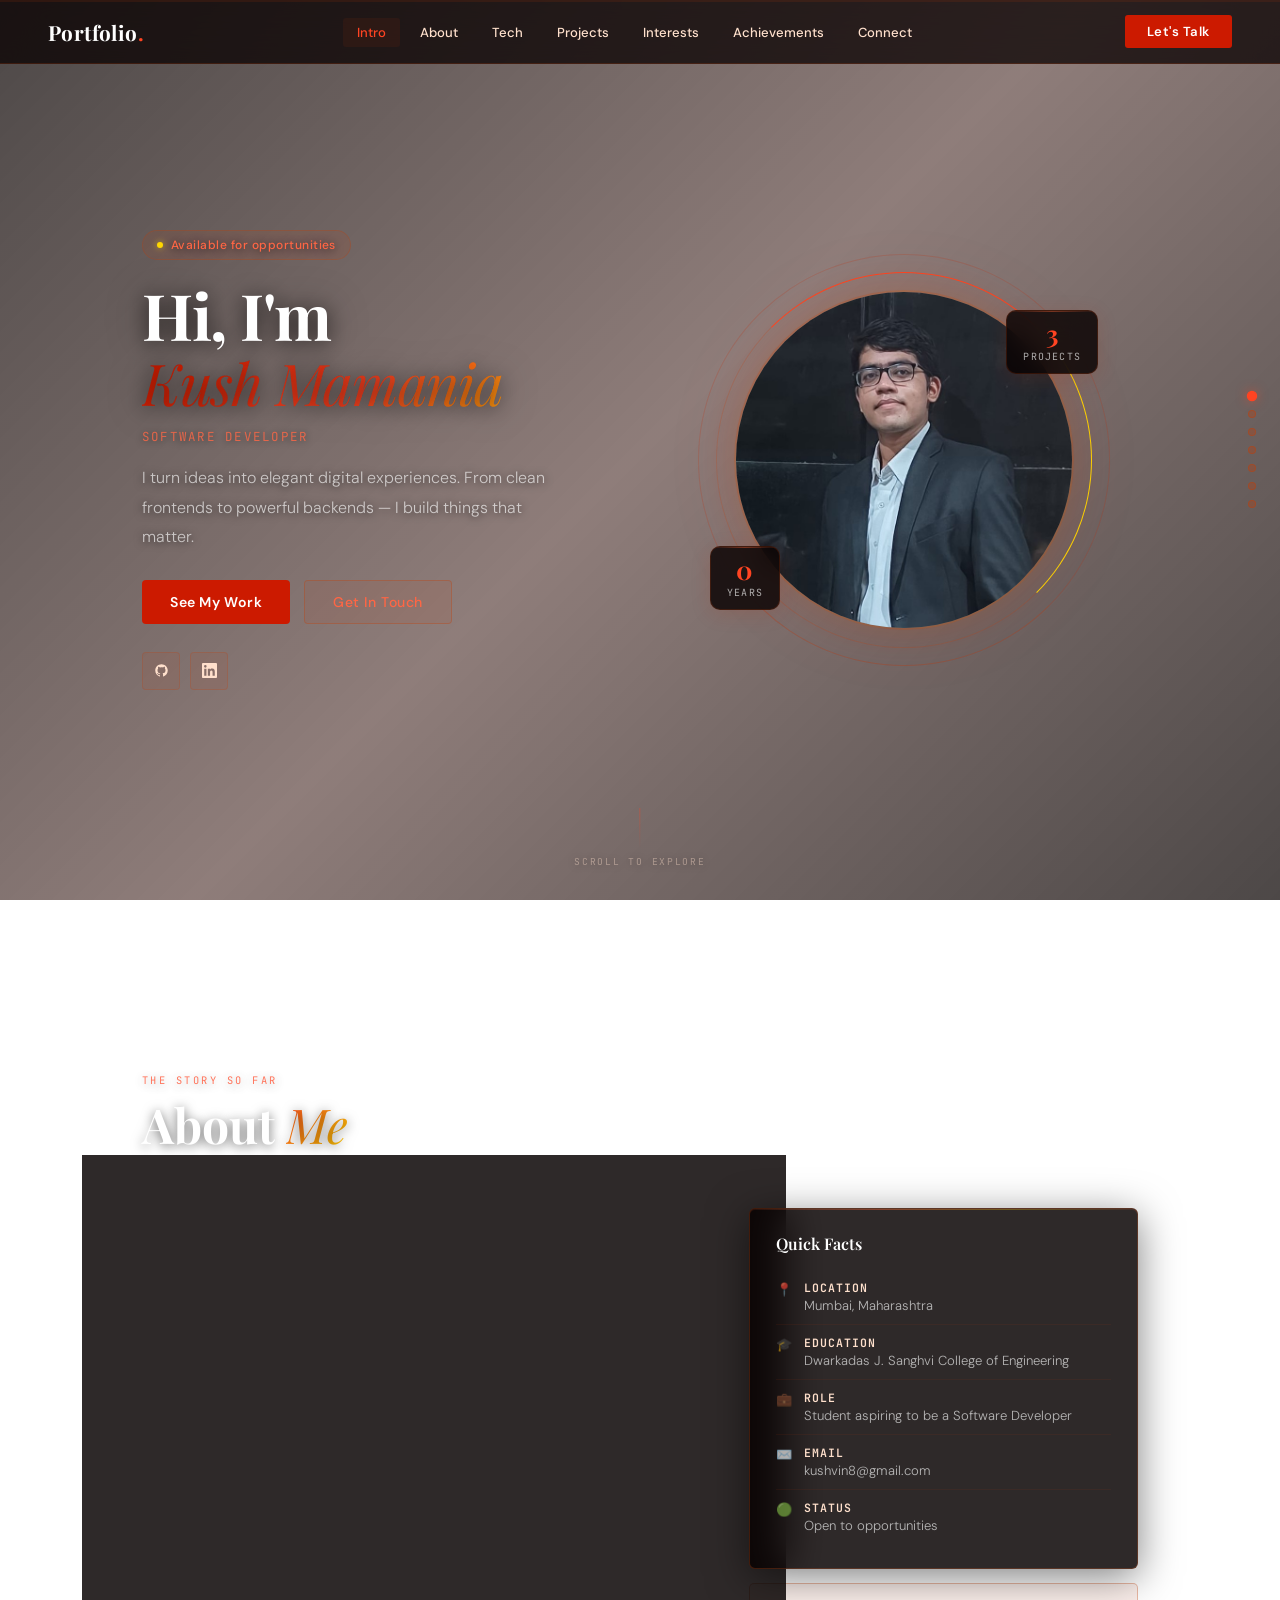
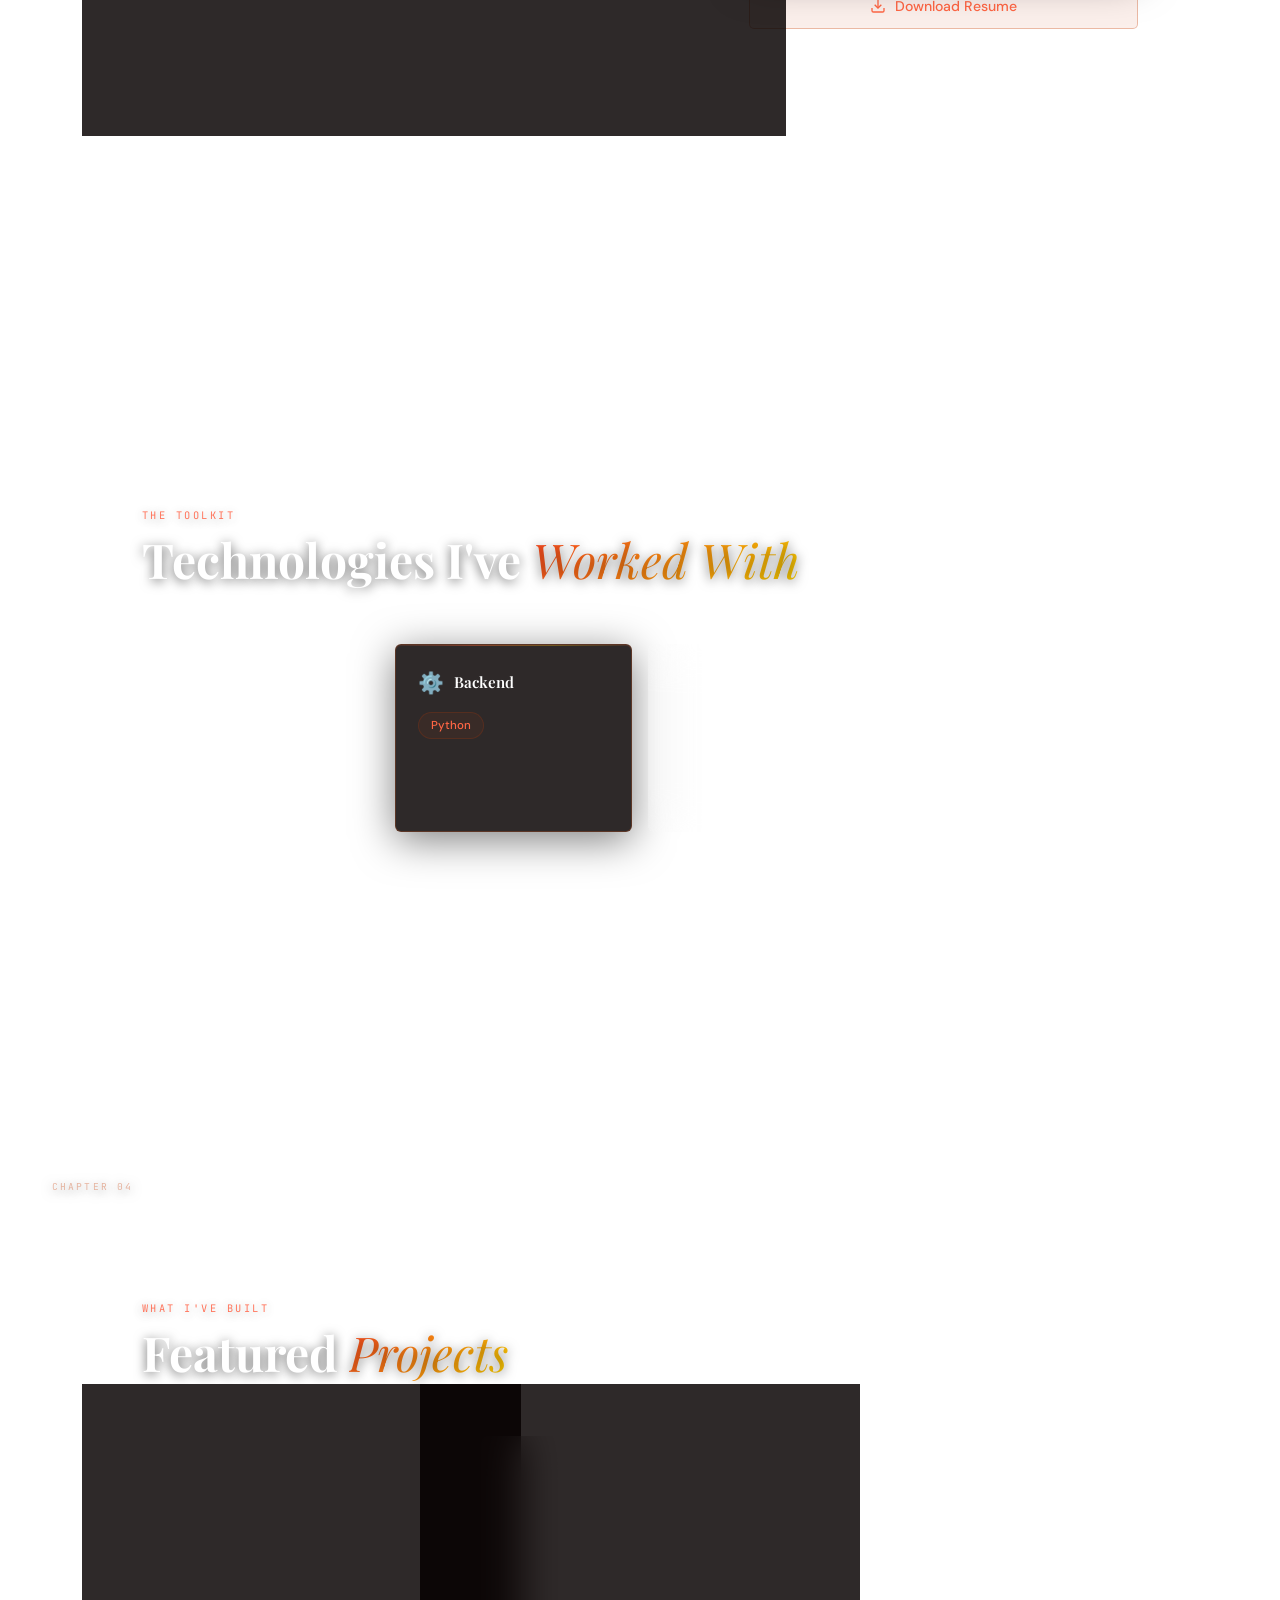
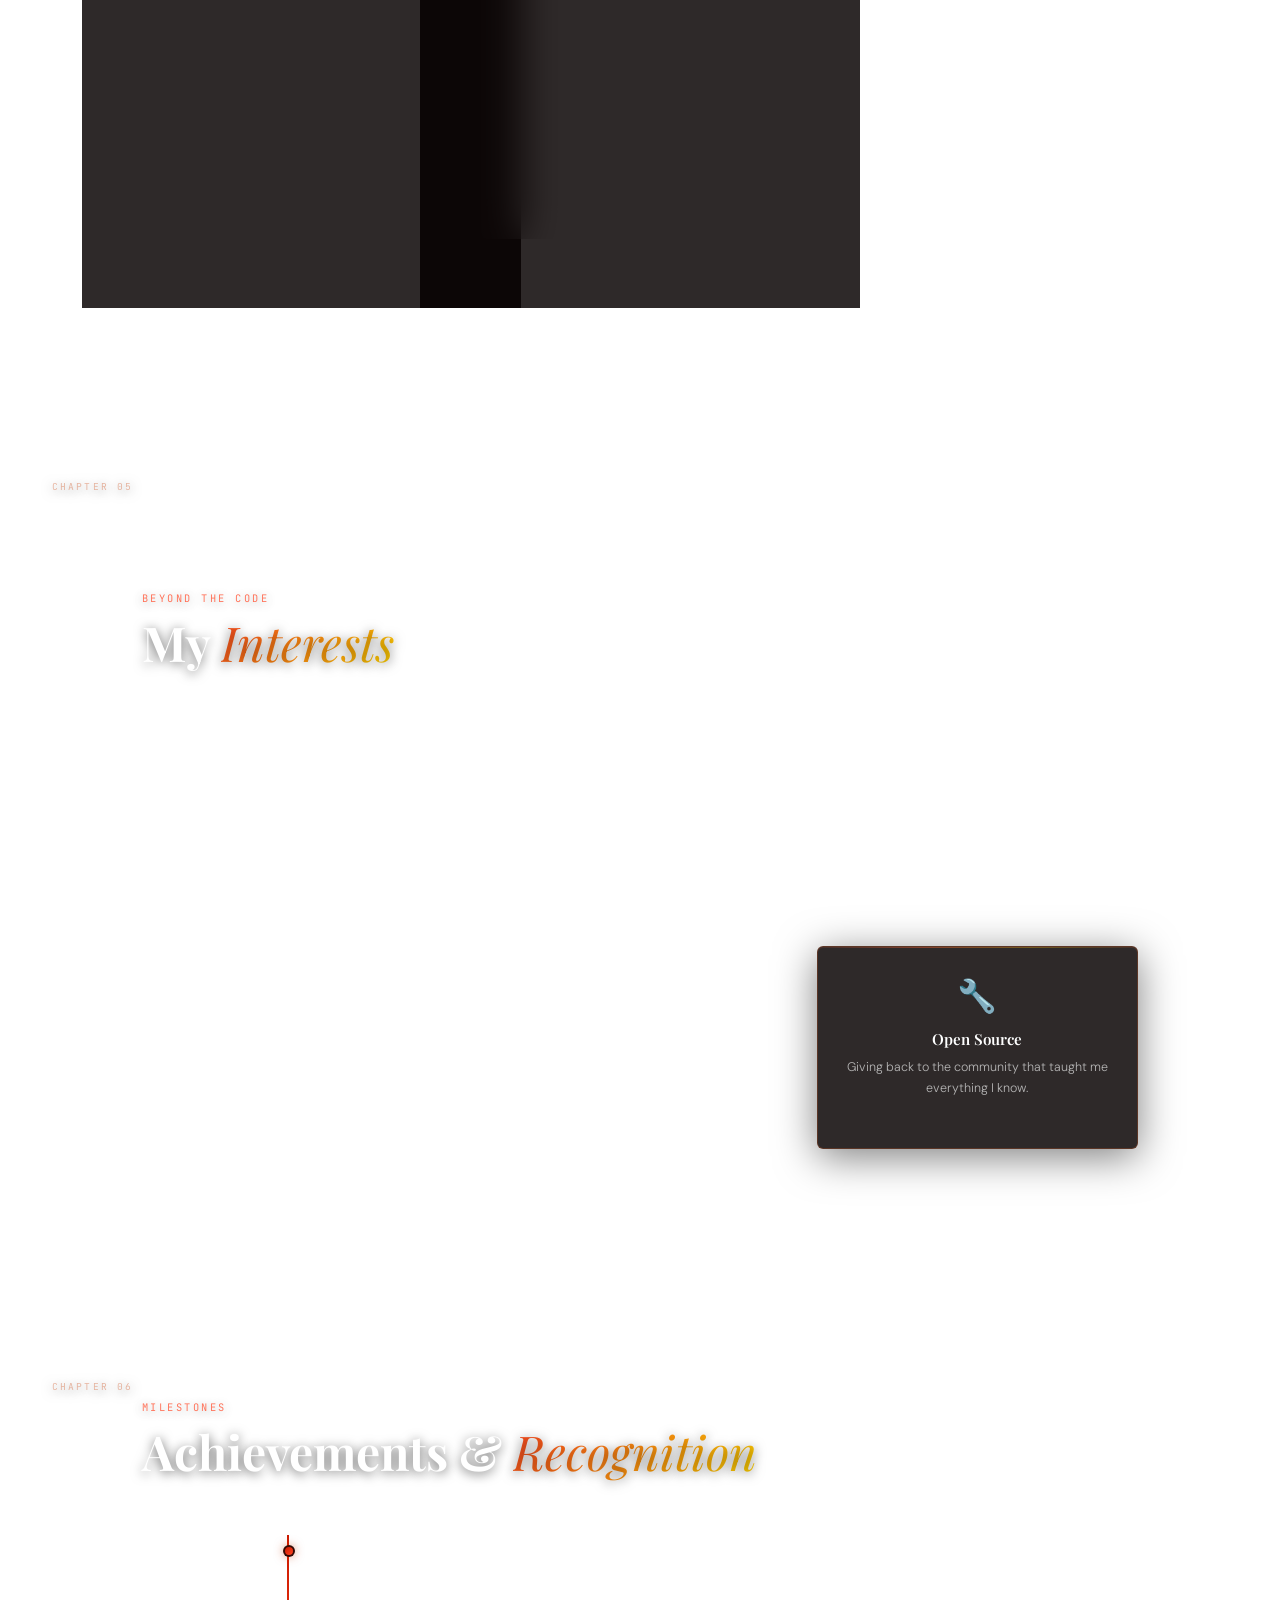
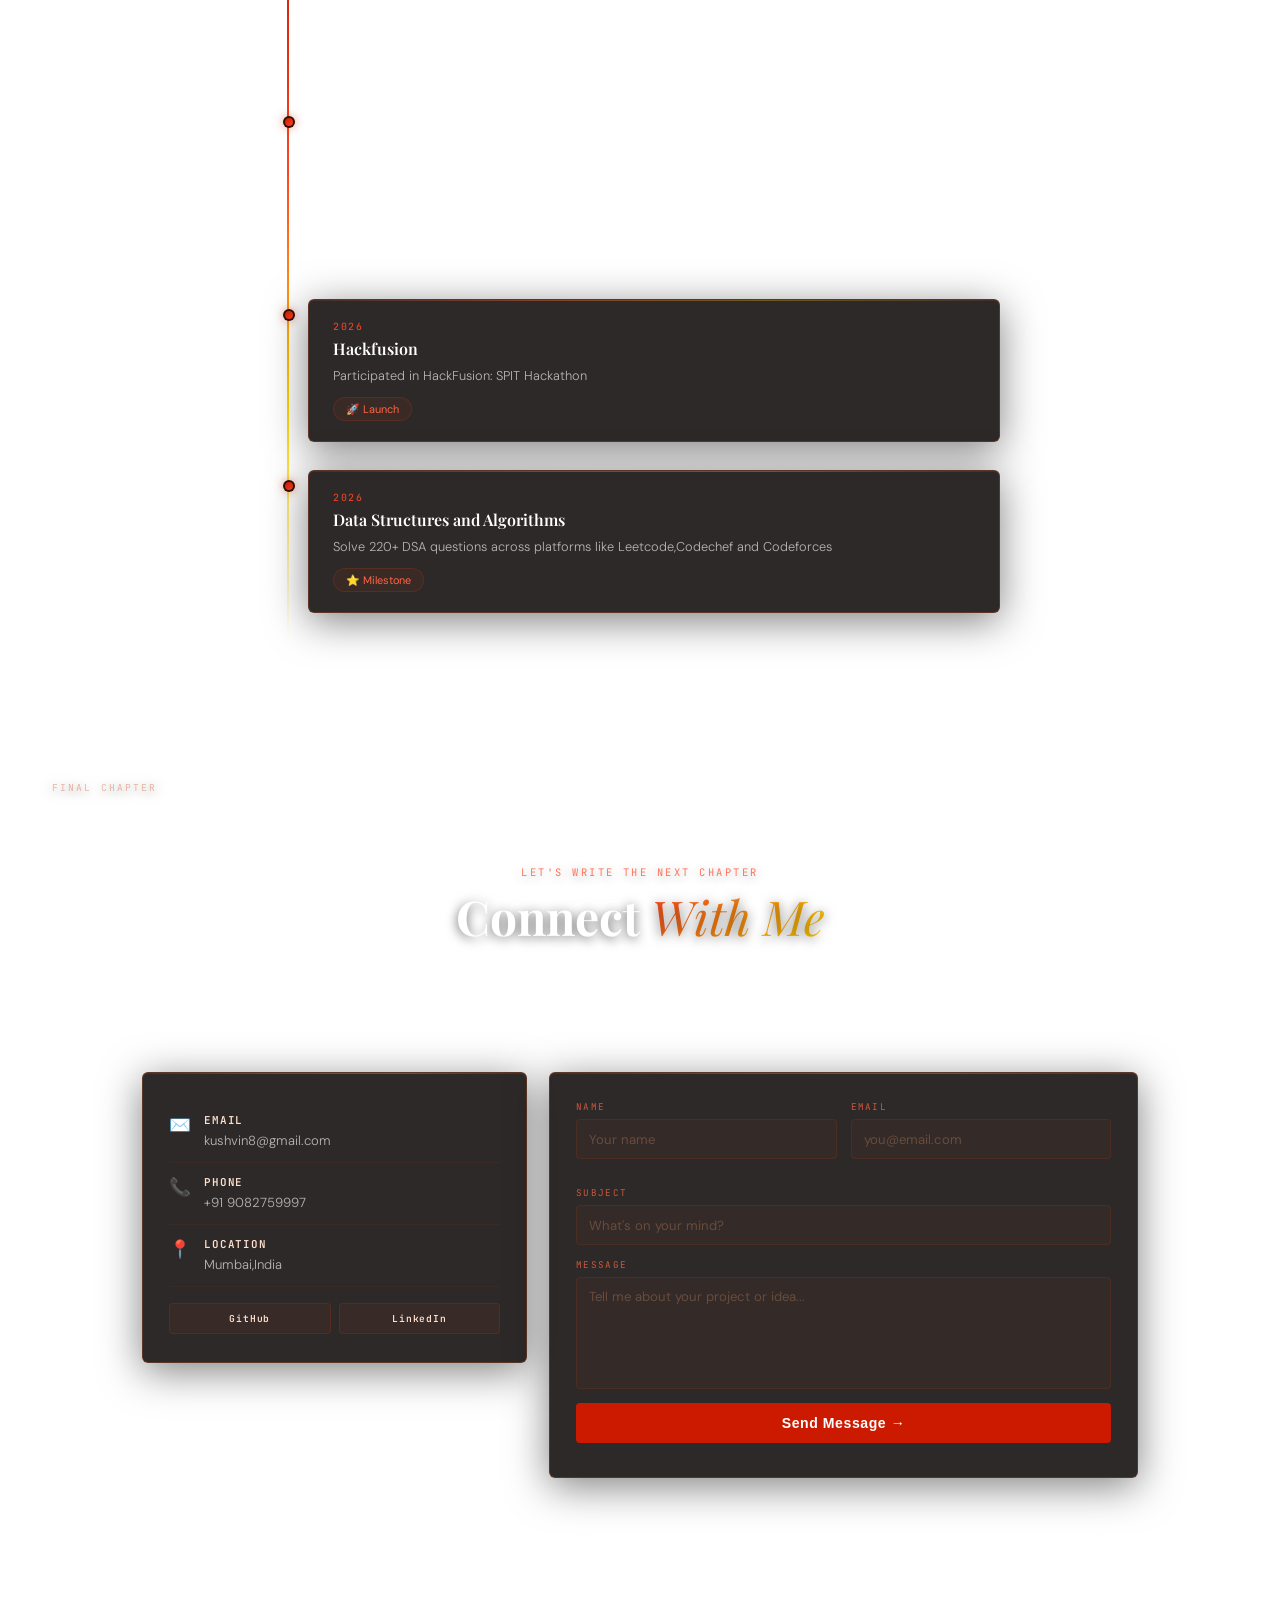
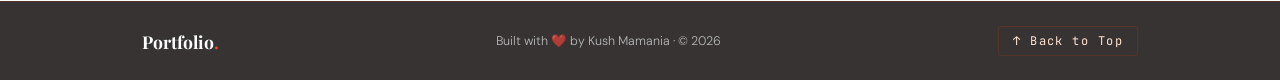
<file: index.html>
<!DOCTYPE html>
<html lang="en">
<head>
  <meta charset="UTF-8"/>
  <meta name="viewport" content="width=device-width, initial-scale=1.0"/>
  <title>Kush Mamania — Portfolio</title>
  <link rel="stylesheet" href="portfolio.css"/>
  <link href="https://fonts.googleapis.com/css2?family=Playfair+Display:ital,wght@0,400;0,600;0,700;1,400&family=DM+Sans:wght@300;400;500;600&family=JetBrains+Mono:wght@300;400&display=swap" rel="stylesheet"/>
</head>
<body>

  <!-- Background -->
  <div class="bg-mesh"></div>
  <div class="bg-orb o1"></div>
  <div class="bg-orb o2"></div>
  <div class="bg-orb o3"></div>
  <canvas id="bg-canvas"></canvas>

  <!-- Scroll progress -->
  <div id="progress-bar"></div>

  <!-- Navbar -->
  <nav id="nav">
    <a href="#intro" class="nav-logo">Portfolio<span>.</span></a>
    <ul class="nav-links">
      <li><a href="#intro">Intro</a></li>
      <li><a href="#about">About</a></li>
      <li><a href="#tech">Tech</a></li>
      <li><a href="#projects">Projects</a></li>
      <li><a href="#interests">Interests</a></li>
      <li><a href="#achievements">Achievements</a></li>
      <li><a href="#connect">Connect</a></li>
    </ul>
    <a href="#connect" class="nav-cta">Let's Talk</a>
  </nav>

  <!-- Side nav dots -->
  <div id="side-dots">
    <a href="#intro"        class="sdot active" title="Intro"></a>
    <a href="#about"        class="sdot" title="About"></a>
    <a href="#tech"         class="sdot" title="Tech"></a>
    <a href="#projects"     class="sdot" title="Projects"></a>
    <a href="#interests"    class="sdot" title="Interests"></a>
    <a href="#achievements" class="sdot" title="Achievements"></a>
    <a href="#connect"      class="sdot" title="Connect"></a>
  </div>

  <!-- ═══════════════════════════════════
       CHAPTER 1 — INTRO
  ════════════════════════════════════ -->
  <section id="intro" class="chapter">
    <div class="chapter-label"></div>
    <div class="intro-wrap">
      <div class="intro-left">
        <div class="intro-tag">
          <span class="tag-dot"></span>
          Available for opportunities
        </div>
        <h1 class="intro-heading">
          Hi, I'm<br>
          <span class="name-highlight">Kush Mamania</span>
        </h1>
        <p class="intro-role">Software Developer</p>
        <p class="intro-bio">I turn ideas into elegant digital experiences. From clean frontends to powerful backends — I build things that matter.</p>
        <div class="intro-actions">
          <a href="#projects" class="btn-primary">See My Work</a>
          <a href="#connect"  class="btn-glass">Get In Touch</a>
        </div>
        <div class="intro-socials">
          <a href="https://github.com/NexusCoder14" class="icon-link" title="GitHub">
            <svg viewBox="0 0 24 24" fill="currentColor"><path d="M12 2C6.477 2 2 6.477 2 12c0 4.418 2.865 8.166 6.839 9.489.5.092.682-.217.682-.482 0-.237-.009-.868-.013-1.703-2.782.604-3.369-1.342-3.369-1.342-.454-1.154-1.11-1.462-1.11-1.462-.908-.62.069-.608.069-.608 1.003.07 1.531 1.03 1.531 1.03.892 1.529 2.341 1.088 2.91.832.092-.647.35-1.088.636-1.338-2.22-.253-4.555-1.11-4.555-4.943 0-1.091.39-1.984 1.029-2.683-.103-.253-.446-1.27.098-2.647 0 0 .84-.269 2.75 1.025A9.578 9.578 0 0112 6.836c.85.004 1.705.114 2.504.336 1.909-1.294 2.747-1.025 2.747-1.025.546 1.377.203 2.394.1 2.647.64.699 1.028 1.592 1.028 2.683 0 3.842-2.339 4.687-4.566 4.935.359.309.678.919.678 1.852 0 1.336-.012 2.415-.012 2.743 0 .267.18.578.688.48C19.138 20.163 22 16.418 22 12c0-5.523-4.477-10-10-10z"/></svg>
          </a>
          <a href="https://www.linkedin.com/in/kush-mamania-205714388/" class="icon-link" title="LinkedIn">
            <svg viewBox="0 0 24 24" fill="currentColor"><path d="M20.447 20.452h-3.554v-5.569c0-1.328-.027-3.037-1.852-3.037-1.853 0-2.136 1.445-2.136 2.939v5.667H9.351V9h3.414v1.561h.046c.477-.9 1.637-1.85 3.37-1.85 3.601 0 4.267 2.37 4.267 5.455v6.286zM5.337 7.433a2.062 2.062 0 01-2.063-2.065 2.064 2.064 0 112.063 2.065zm1.782 13.019H3.555V9h3.564v11.452zM22.225 0H1.771C.792 0 0 .774 0 1.729v20.542C0 23.227.792 24 1.771 24h20.451C23.2 24 24 23.227 24 22.271V1.729C24 .774 23.2 0 22.222 0h.003z"/></svg>
          </a>
        </div>
      </div>
      <div class="intro-right">
        <div class="photo-frame">
          <div class="photo-ring r1"></div>
          <div class="photo-ring r2"></div>
          <div class="photo-glass">
            <img src="kush1.jpeg" alt="Kush Mamania" class="photo"
                 onerror="this.style.display='none';this.nextElementSibling.style.display='flex'"/>
            <div class="photo-fallback">
              <svg viewBox="0 0 24 24" fill="none" stroke="currentColor" stroke-width="1"><circle cx="12" cy="8" r="4"/><path d="M4 20c0-4 3.6-7 8-7s8 3 8 7"/></svg>
              <span>Kush Mamania</span>
            </div>
          </div>
          <div class="stat-bubble sb1">
            <span class="sb-num">0</span>
            <span class="sb-lbl">Years</span>
          </div>
          <div class="stat-bubble sb2">
            <span class="sb-num">3</span>
            <span class="sb-lbl">Projects</span>
          </div>
        </div>
      </div>
    </div>
    <div class="scroll-cue">
      <div class="scroll-line"></div>
      <span>Scroll to explore</span>
    </div>
  </section>

  <!-- ═══════════════════════════════════
       CHAPTER 2 — ABOUT ME
  ════════════════════════════════════ -->
  <section id="about" class="chapter">
    <div class="section-inner">
      <div class="section-header">
        <p class="section-kicker">The Story So Far</p>
        <h2 class="section-title">About <em>Me</em></h2>
      </div>
      <div class="about-layout">
        <div class="about-story glass-card reveal-left">
          <p class="about-opening">Hey there! I'm <strong>Kush Mamania</strong> a software developer with a passion for building things that live on the internet.</p>
          <p>My journey started with curiosity — a single "Hello, World!" that turned into an obsession. Since then, I've been on a continuous journey of learning, building, and growing.</p>
          <p>I believe the best software is invisible — it just works, feels effortless, and solves real problems. That's the standard I hold myself to on every project.</p>
          <p>When I'm not coding, you'll find me exploring new technologies, reading about system design, or gaming.</p>
          <div class="about-stats">
            <div class="astat reveal-up" style="--d:0s">
              <span class="astat-num" data-count="3">0</span><span class="astat-plus">+</span>
              <span class="astat-label">Projects Built</span>
            </div>
            <div class="astat reveal-up" style="--d:0.1s">
              <span class="astat-num" data-count="2">0</span><span class="astat-plus">+</span>
              <span class="astat-label">Years Coding</span>
            </div>
            <div class="astat reveal-up" style="--d:0.2s">
              <span class="astat-num" data-count="0">0</span><span class="astat-plus">+</span>
              <span class="astat-label">Happy Clients</span>
            </div>
          </div>
        </div>
        <div class="about-sidebar">
          <div class="glass-card info-card reveal-right">
            <h3 class="info-card-title">Quick Facts</h3>
            <div class="info-row"><span class="info-icon">📍</span><div><strong>Location</strong><p>Mumbai, Maharashtra</p></div></div>
            <div class="info-row"><span class="info-icon">🎓</span><div><strong>Education</strong><p>Dwarkadas J. Sanghvi College of Engineering</p></div></div>
            <div class="info-row"><span class="info-icon">💼</span><div><strong>Role</strong><p>Student aspiring to be a Software Developer</p></div></div>
            <div class="info-row"><span class="info-icon">✉️</span><div><strong>Email</strong><p>kushvin8@gmail.com</p></div></div>
            <div class="info-row"><span class="info-icon">🟢</span><div><strong>Status</strong><p>Open to opportunities</p></div></div>
          </div>
          <a href="Resume_Updated.pdf" download="Kush Mamania_Resume.pdf" class="resume-btn reveal-up" style="--d:0.2s">
            <svg viewBox="0 0 24 24" fill="none" stroke="currentColor" stroke-width="2"><path d="M21 15v4a2 2 0 01-2 2H5a2 2 0 01-2-2v-4"/><polyline points="7 10 12 15 17 10"/><line x1="12" y1="15" x2="12" y2="3"/></svg>
            Download Resume
          </a>
        </div>
      </div>
    </div>
  </section>

  <!-- ═══════════════════════════════════
       CHAPTER 3 — TECHNOLOGIES
  ════════════════════════════════════ -->
  <section id="tech" class="chapter">
    <div class="section-inner">
      <div class="section-header">
        <p class="section-kicker">The Toolkit</p>
        <h2 class="section-title">Technologies I've <em>Worked With</em></h2>
      </div>
      <div class="tech-groups">

        <div class="tech-group glass-card reveal-up" style="--d:0s">
          <div class="tech-group-header">
            <span class="tech-group-icon">🎨</span>
            <h3>Frontend</h3>
          </div>
          <div class="tech-pills">
            <span class="tpill" style="--c:rgba(37,99,235,0.08);--b:rgba(37,99,235,0.2)">HTML5</span>
            <span class="tpill" style="--c:rgba(37,99,235,0.08);--b:rgba(37,99,235,0.2)">CSS3</span>
            <span class="tpill" style="--c:rgba(37,99,235,0.08);--b:rgba(37,99,235,0.2)">JavaScript</span>
          </div>
        </div>

        <div class="tech-group glass-card reveal-up" style="--d:0.1s">
          <div class="tech-group-header">
            <span class="tech-group-icon">⚙️</span>
            <h3>Backend</h3>
          </div>
          <div class="tech-pills">
            <span class="tpill" style="--c:rgba(16,185,129,0.08);--b:rgba(16,185,129,0.2)">Python</span>
          </div>
        </div>

        <div class="tech-group glass-card reveal-up" style="--d:0.2s">
          <div class="tech-group-header">
            <span class="tech-group-icon">🗄️</span>
            <h3>Databases</h3>
          </div>
          <div class="tech-pills">
            <span class="tpill" style="--c:rgba(245,158,11,0.08);--b:rgba(245,158,11,0.2)">MongoDB</span>
          </div>
        </div>

        <div class="tech-group glass-card reveal-up" style="--d:0.3s">
          <div class="tech-group-header">
            <span class="tech-group-icon">🛠️</span>
            <h3>Tools & DevOps</h3>
          </div>
          <div class="tech-pills">
            <span class="tpill" style="--c:rgba(139,92,246,0.08);--b:rgba(139,92,246,0.2)">Git</span>
            <span class="tpill" style="--c:rgba(139,92,246,0.08);--b:rgba(139,92,246,0.2)">GitHub</span>
            <span class="tpill" style="--c:rgba(139,92,246,0.08);--b:rgba(139,92,246,0.2)">VS Code</span>
            <span class="tpill" style="--c:rgba(139,92,246,0.08);--b:rgba(139,92,246,0.2)">Linux</span>
            <span class="tpill" style="--c:rgba(139,92,246,0.08);--b:rgba(139,92,246,0.2)">Figma</span>
          </div>
        </div>

      </div>
    </div>
  </section>

  <!-- ═══════════════════════════════════
       CHAPTER 4 — PROJECTS
  ════════════════════════════════════ -->
  <section id="projects" class="chapter">
    <div class="chapter-label">Chapter 04</div>
    <div class="section-inner">
      <div class="section-header">
        <p class="section-kicker">What I've Built</p>
        <h2 class="section-title">Featured <em>Projects</em></h2>
      </div>
      <div class="projects-list">

        <div class="project-item glass-card reveal-up" style="--d:0s">
          <div class="project-img-wrap">
            <img src="jarvis.jpg" alt="Project One" class="project-thumb"/>
            <div class="project-img-overlay">
              <a href="https://github.com/NexusCoder14/Artificial-Intelligence" class="proj-btn">GitHub ↗</a>
            </div>
          </div>
          <div class="project-content">
            <div class="project-meta">
              <span class="project-num">01</span>
              <span class="project-type">Artificial Intelligence</span>
            </div>
            <h3>J.A.R.V.I.S Assistant</h3>
            <p>Developed a Python-based voice assistant that uses speech recognition and text-to-speech libraries to automate basic system tasks through voice commands.</p>
            <div class="project-stack">
              <span>OpenCV</span><span>Python</span><span>Speech Recognition</span>
            </div>
          </div>
        </div>

        <div class="project-item glass-card reveal-up" style="--d:0.12s">
          <div class="project-img-wrap">
          <img src="recipe.jpg" alt="Project Two" class="project-thumb"/>
            <div class="project-img-overlay">
              <a href="https://github.com/NexusCoder14/Recipe-Book-CLI-Application" class="proj-btn">GitHub ↗</a>
            </div>
          </div>
          <div class="project-content">
            <div class="project-meta">
              <span class="project-num">02</span>
              <span class="project-type">CLI Application</span>
            </div>
            <h3>Recipe Book CLI Application</h3>
            <p>Built a Python-based CLI Recipe Book application that enables users to search and access pre-defined recipes by name or ingredients using structured data handling.</p>
            <div class="project-stack">
              <span>Python</span><span>Dictionary</span><span>Lists</span>
            </div>
          </div>
        </div>

      </div>
    </div>
  </section>

  <!-- ═══════════════════════════════════
       CHAPTER 5 — INTERESTS
  ════════════════════════════════════ -->
  <section id="interests" class="chapter">
    <div class="chapter-label">Chapter 05</div>
    <div class="section-inner">
      <div class="section-header">
        <p class="section-kicker">Beyond The Code</p>
        <h2 class="section-title">My <em>Interests</em></h2>
      </div>
      <div class="interests-grid">
        <div class="interest-card glass-card reveal-up" style="--d:0s">
          <div class="interest-icon">🎮</div>
          <h3>Gaming</h3>
          <p>Strategy games and RPGs — they sharpen problem-solving in ways coding alone can't.</p>
        </div>
        <div class="interest-card glass-card reveal-up" style="--d:0.08s">
          <div class="interest-icon">📚</div>
          <h3>Reading</h3>
          <p>Tech books, system design papers, and the occasional science fiction novel.</p>
        </div>
        <div class="interest-card glass-card reveal-up" style="--d:0.16s">
          <div class="interest-icon">🤖</div>
          <h3>AI & ML</h3>
          <p>Fascinated by how machines learn — actively exploring ML concepts and building small experiments.</p>
        </div>
        <div class="interest-card glass-card reveal-up" style="--d:0.24s">
          <div class="interest-icon">🎵</div>
          <h3>Music</h3>
          <p>Music keeps me in flow state. Can't code without a good playlist in the background.</p>
        </div>
        <div class="interest-card glass-card reveal-up" style="--d:0.32s">
          <div class="interest-icon">✈️</div>
          <h3>Travelling</h3>
          <p>New places spark new perspectives. Every trip teaches me something I can't learn from a screen.</p>
        </div>
        <div class="interest-card glass-card reveal-up" style="--d:0.40s">
          <div class="interest-icon">🔧</div>
          <h3>Open Source</h3>
          <p>Giving back to the community that taught me everything I know.</p>
        </div>
      </div>
    </div>
  </section>

  <!-- ═══════════════════════════════════
       CHAPTER 6 — ACHIEVEMENTS
  ════════════════════════════════════ -->
  <section id="achievements" class="chapter">
    <div class="chapter-label">Chapter 06</div>
    <div class="section-inner">
      <div class="section-header">
        <p class="section-kicker">Milestones</p>
        <h2 class="section-title">Achievements & <em>Recognition</em></h2>
      </div>
      <div class="achievements-layout">
        <div class="timeline">

          <div class="tl-item reveal-left" style="--d:0s">
            <div class="tl-dot"></div>
            <div class="tl-card glass-card">
              <div class="tl-year">2026</div>
              <h3>XP Boost</h3>
              <p>Won 3rd Place at XP Boost event held at Dwarkadas J. Sanghvi College of Engineering</p>
              <span class="tl-badge">🏆 Award</span>
            </div>
          </div>

          <div class="tl-item reveal-right" style="--d:0.1s">
            <div class="tl-dot"></div>
            <div class="tl-card glass-card">
              <div class="tl-year">2026</div>
              <h3>Cybersecurity Bootcamp</h3>
              <p>Completed an 8-hour intensive Cybersecurity Bootcamp hosted at Dwarkadas J. Sanghvi College of Engineering</p>
              <span class="tl-badge">📜 Certification</span>
            </div>
          </div>

          <div class="tl-item reveal-left" style="--d:0.2s">
            <div class="tl-dot"></div>
            <div class="tl-card glass-card">
              <div class="tl-year">2026</div>
              <h3>Hackfusion</h3>
              <p>Participated in HackFusion: SPIT Hackathon</p>
              <span class="tl-badge">🚀 Launch</span>
            </div>
          </div>

          <div class="tl-item reveal-right" style="--d:0.3s">
            <div class="tl-dot"></div>
            <div class="tl-card glass-card">
              <div class="tl-year">2026</div>
              <h3>Data Structures and Algorithms</h3>
              <p>Solve 220+ DSA questions across platforms like Leetcode,Codechef and Codeforces</p>
              <span class="tl-badge">⭐ Milestone</span>
            </div>
          </div>

        </div>
      </div>
    </div>
  </section>

  <!-- ═══════════════════════════════════
       CHAPTER 7 — CONNECT
  ════════════════════════════════════ -->
  <section id="connect" class="chapter">
    <div class="chapter-label">Final Chapter</div>
    <div class="section-inner">
      <div class="section-header centered">
        <p class="section-kicker">Let's Write the Next Chapter</p>
        <h2 class="section-title">Connect <em>With Me</em></h2>
        <p class="section-subtitle">Whether you have a project in mind, a question, or just want to say hello — I'd love to hear from you.</p>
      </div>
      <div class="connect-layout">
        <div class="connect-info">
          <div class="glass-card connect-card reveal-left">
            <div class="connect-item">
              <div class="connect-icon">✉️</div>
              <div><strong>Email</strong><a> kushvin8@gmail.com</a></div>
            </div>
            <div class="connect-item">
              <div class="connect-icon">📞</div>
              <div><strong>Phone</strong><a href="tel:+91 9082759997">+91 9082759997</a></div>
            </div>
            <div class="connect-item">
              <div class="connect-icon">📍</div>
              <div><strong>Location</strong><span>Mumbai,India</span></div>
            </div>
            <div class="connect-socials">
              <a href="https://github.com/NexusCoder14" class="csoc">GitHub</a>
              <a href="https://www.linkedin.com/in/kush-mamania-205714388/" class="csoc">LinkedIn</a>
            </div>
          </div>
        </div>
        <form class="glass-card connect-form reveal-right" id="contactForm">
          <input type="hidden" name="access_key" value="c3d67be9-2070-407a-b0f9-731e5932e112"/>
          <input type="hidden" name="subject" value="Portfolio Contact"/>
          <input type="hidden" name="redirect" value="false"/>
          <div class="form-row">
            <div class="fg"><label>Name</label><input type="text" name="name" placeholder="Your name" required/></div>
            <div class="fg"><label>Email</label><input type="email" name="email" placeholder="you@email.com" required/></div>
          </div>
          <div class="fg"><label>Subject</label><input type="text" name="subject_field" placeholder="What's on your mind?"/></div>
          <div class="fg"><label>Message</label><textarea name="message" rows="5" placeholder="Tell me about your project or idea..." required></textarea></div>
          <button type="submit" class="btn-primary" style="width:100%;justify-content:center;">Send Message →</button>
          <div id="formError"></div>
        </form>
      </div>
    </div>
  </section>

  <!-- FOOTER -->
  <footer>
    <div class="footer-inner">
      <span class="footer-logo">Portfolio<span>.</span></span>
      <p>Built with ❤️ by Kush Mamania · © <span id="yr"></span></p>
      <a href="#intro" class="footer-top">↑ Back to Top</a>
    </div>
  </footer>

  <script src="portfolio.js"></script>
</body>
</html>
</file>
<file: portfolio.css>
/* ============================================================
   PORTFOLIO CSS — Red/Gold Iron Man Theme
   Gold video background + Red text palette
   ============================================================ */

@import url('https://fonts.googleapis.com/css2?family=Playfair+Display:ital,wght@0,400;0,600;0,700;1,400&family=DM+Sans:wght@300;400;500;600&family=JetBrains+Mono:wght@300;400&display=swap');

/* ── VARIABLES ── */
:root {
  --red:      #cc1a00;
  --red2:     #ff4422;
  --red3:     #ff6644;
  --gold:     #ffd700;
  --gold2:    #ffaa00;
  --dark:     #080100;
  --dark2:    #120200;
  --text:     #ffffff;
  --text2:    #ffe0cc;
  --muted:    rgba(255,255,255,0.65);
  --border:   rgba(200,60,0,0.2);
  --glass:    rgba(8,1,0,0.82);
  --shadow:   rgba(180,40,0,0.15);
  --font-serif: 'Playfair Display', Georgia, serif;
  --font-sans:  'DM Sans', sans-serif;
  --font-mono:  'JetBrains Mono', monospace;
}

/* ── RESET ── */
*, *::before, *::after { box-sizing: border-box; margin: 0; padding: 0; }
html { scroll-behavior: smooth; font-size: 16px; }
body {
  font-family: var(--font-sans);
  background: transparent;
  color: var(--text);
  overflow-x: hidden;
  -webkit-font-smoothing: antialiased;
}
a { color: inherit; text-decoration: none; }
img { display: block; max-width: 100%; }

/* ── SCROLLBAR ── */
::-webkit-scrollbar { width: 5px; }
::-webkit-scrollbar-track { background: transparent; }
::-webkit-scrollbar-thumb { background: rgba(200,60,0,0.4); border-radius: 3px; }

/* ── VIDEO BACKGROUND ── */
#video-bg {
  position: fixed; inset: 0; z-index: 0;
  overflow: hidden; background: transparent;
}
#video-bg video {
  position: absolute; top: 50%; left: 50%;
  transform: translate(-50%, -50%);
  min-width: 100%; min-height: 100%;
  object-fit: cover; opacity: 0.82;
}
#video-bg .vov {
  position: absolute; inset: 0;
  background: linear-gradient(135deg,
    rgba(8,1,0,0.72) 0%,
    rgba(40,6,0,0.52) 50%,
    rgba(8,1,0,0.72) 100%);
}

/* ── HIDE OLD BG ELEMENTS ── */
.bg-mesh, .bg-orb, #bg-canvas { display: none !important; }

/* ── PROGRESS BAR ── */
#progress-bar {
  position: fixed; top: 0; left: 0; right: 0;
  height: 2px; z-index: 1000;
  background: rgba(200,60,0,0.12);
}
#progress-bar::after {
  content: '';
  position: absolute; top: 0; left: 0;
  height: 100%; width: var(--prog, 0%);
  background: linear-gradient(90deg, var(--red), var(--gold), var(--red2));
  transition: width 0.08s linear;
}

/* ── NAVBAR ── */
#nav {
  position: fixed; top: 0; left: 0; right: 0; z-index: 900;
  display: flex; align-items: center; justify-content: space-between;
  padding: 0 48px; height: 64px;
  background: rgba(8,1,0,0.88);
  backdrop-filter: blur(16px);
  border-bottom: 1px solid var(--border);
  transition: padding 0.3s ease, height 0.3s ease;
}
#nav.scrolled { height: 54px; padding: 0 40px; }

.nav-logo {
  font-family: var(--font-serif);
  font-size: 1.3rem; font-weight: 700;
  color: var(--text); letter-spacing: 0.02em;
}
.nav-logo span { color: var(--red2); }

.nav-links {
  display: flex; gap: 6px; list-style: none;
}
.nav-links a {
  padding: 6px 14px; border-radius: 3px;
  font-size: 0.82rem; font-weight: 500;
  color: var(--text2);
  transition: color 0.2s, background 0.2s;
}
.nav-links a:hover,
.nav-links a.active {
  color: var(--red2);
  background: rgba(200,60,0,0.08);
}

.nav-cta {
  padding: 8px 22px;
  background: var(--red);
  color: var(--text) !important;
  border-radius: 3px;
  font-size: 0.82rem; font-weight: 600;
  letter-spacing: 0.04em;
  transition: background 0.2s, transform 0.2s, box-shadow 0.2s;
}
.nav-cta:hover {
  background: var(--red2);
  transform: translateY(-1px);
  box-shadow: 0 4px 20px rgba(200,60,0,0.35);
}

/* ── SIDE DOTS ── */
#side-dots {
  position: fixed; right: 24px; top: 50%;
  transform: translateY(-50%); z-index: 800;
  display: flex; flex-direction: column; gap: 10px;
}
.sdot {
  width: 8px; height: 8px; border-radius: 50%;
  background: rgba(200,60,0,0.28);
  border: 1.5px solid rgba(200,60,0,0.4);
  transition: all 0.3s ease;
  position: relative;
}
.sdot::before {
  content: attr(title);
  position: absolute; right: 18px; top: 50%;
  transform: translateY(-50%);
  font-size: 0.65rem; font-family: var(--font-mono);
  color: var(--text2); white-space: nowrap;
  opacity: 0; pointer-events: none;
  transition: opacity 0.2s;
}
.sdot:hover::before { opacity: 1; }
.sdot.active, .sdot:hover {
  background: var(--red2);
  border-color: var(--red2);
  box-shadow: 0 0 8px rgba(255,68,34,0.5);
  transform: scale(1.3);
}

/* ── CHAPTERS ── */
.chapter {
  position: relative; z-index: 1;
  min-height: 100vh;
  display: flex; align-items: center; justify-content: center;
  padding: 100px 0 60px;
}
.chapter-label {
  position: absolute; top: 80px; left: 52px;
  font-family: var(--font-mono);
  font-size: 0.6rem; letter-spacing: 0.22em;
  text-transform: uppercase;
  color: rgba(200,60,0,0.35);
}

/* ── SECTION INNER ── */
.section-inner {
  width: 100%; max-width: 1100px;
  padding: 0 52px; margin: 0 auto;
}
.section-header { margin-bottom: 56px; }
.section-header.centered { text-align: center; }
.section-kicker {
  font-family: var(--font-mono);
  font-size: 0.65rem; letter-spacing: 0.24em;
  text-transform: uppercase;
  color: var(--red2); opacity: 0.75;
  margin-bottom: 10px; display: block;
}
.section-title {
  font-family: var(--font-serif);
  font-size: clamp(2rem, 4vw, 3rem);
  font-weight: 700; line-height: 1.15;
  color: var(--text);
}
.section-title em {
  font-style: italic; font-weight: 400;
  background: linear-gradient(135deg, var(--red2), var(--gold));
  -webkit-background-clip: text;
  -webkit-text-fill-color: transparent;
  background-clip: text;
}
.section-subtitle {
  margin-top: 14px;
  font-size: 1rem; font-weight: 300;
  color: var(--muted); max-width: 520px;
  line-height: 1.8; margin-left: auto; margin-right: auto;
}

/* ── GLASS CARD ── */
.glass-card {
  background: var(--glass);
  border: 1px solid var(--border);
  border-radius: 6px;
  backdrop-filter: blur(16px);
  box-shadow: 0 4px 32px var(--shadow),
              inset 0 1px 0 rgba(255,100,50,0.08);
  position: relative; overflow: hidden;
}
.glass-card::before {
  content: '';
  position: absolute; top: 0; left: 0; right: 0;
  height: 1px;
  background: linear-gradient(90deg,
    transparent, rgba(255,100,50,0.35), rgba(255,215,0,0.25), transparent);
}

/* ── BUTTONS ── */
.btn-primary {
  display: inline-flex; align-items: center; gap: 8px;
  padding: 12px 28px;
  background: var(--red);
  color: var(--text);
  border-radius: 4px;
  font-size: 0.88rem; font-weight: 600;
  letter-spacing: 0.04em;
  transition: all 0.22s ease;
  border: none; cursor: pointer;
}
.btn-primary:hover {
  background: var(--red2);
  transform: translateY(-2px);
  box-shadow: 0 8px 28px rgba(200,60,0,0.4);
}
.btn-glass {
  display: inline-flex; align-items: center; gap: 8px;
  padding: 12px 28px;
  background: rgba(200,60,0,0.08);
  color: var(--red3);
  border: 1px solid rgba(200,60,0,0.3);
  border-radius: 4px;
  font-size: 0.88rem; font-weight: 500;
  letter-spacing: 0.04em;
  transition: all 0.22s ease; cursor: pointer;
}
.btn-glass:hover {
  background: rgba(200,60,0,0.16);
  border-color: var(--red2);
  transform: translateY(-2px);
  box-shadow: 0 8px 24px rgba(200,60,0,0.2);
}

/* ── REVEAL ANIMATIONS ── */
.reveal-left, .reveal-right, .reveal-up {
  opacity: 0;
  transition: opacity 0.7s ease calc(var(--d, 0s)),
              transform 0.7s ease calc(var(--d, 0s));
}
.reveal-left  { transform: translateX(-36px); }
.reveal-right { transform: translateX(36px); }
.reveal-up    { transform: translateY(28px); }
.reveal-left.visible,
.reveal-right.visible,
.reveal-up.visible {
  opacity: 1; transform: none;
}

/* ══════════════════════════════════════
   CHAPTER 1 — INTRO
══════════════════════════════════════ */
#intro { padding-top: 80px; }

.intro-wrap {
  display: grid;
  grid-template-columns: 1fr 1fr;
  gap: 60px; align-items: center;
  max-width: 1100px; width: 100%;
  padding: 0 52px; margin: 0 auto;
}

.intro-tag {
  display: inline-flex; align-items: center; gap: 8px;
  padding: 6px 14px;
  background: rgba(200,60,0,0.1);
  border: 1px solid rgba(200,60,0,0.25);
  border-radius: 20px;
  font-size: 0.75rem; font-weight: 500;
  color: var(--red3); letter-spacing: 0.04em;
  margin-bottom: 20px;
}
.tag-dot {
  width: 6px; height: 6px; border-radius: 50%;
  background: var(--gold);
  box-shadow: 0 0 6px rgba(255,215,0,0.6);
  animation: pulse-dot 2s ease infinite;
}
@keyframes pulse-dot {
  0%, 100% { opacity: 1; transform: scale(1); }
  50%       { opacity: 0.6; transform: scale(0.8); }
}

.intro-heading {
  font-family: var(--font-serif);
  font-size: clamp(2.4rem, 5vw, 4.2rem);
  font-weight: 700; line-height: 1.1;
  color: var(--text); margin-bottom: 14px;
  letter-spacing: -0.02em;
}
.name-highlight {
  display: block; font-style: italic; font-weight: 400;
  white-space: nowrap;
  font-size: clamp(2rem, 4.5vw, 4rem);
  background: linear-gradient(135deg, var(--red), var(--red2), var(--gold));
  -webkit-background-clip: text;
  -webkit-text-fill-color: transparent;
  background-clip: text;
}

.intro-role {
  font-family: var(--font-mono);
  font-size: 0.78rem; letter-spacing: 0.18em;
  text-transform: uppercase;
  color: var(--red3); opacity: 0.8;
  margin-bottom: 18px;
}
.intro-bio {
  font-size: 1rem; font-weight: 300;
  color: var(--muted); line-height: 1.85;
  max-width: 420px; margin-bottom: 28px;
}
.intro-actions {
  display: flex; gap: 14px; flex-wrap: wrap;
  margin-bottom: 28px;
}
.intro-socials { display: flex; gap: 10px; }
.icon-link {
  width: 38px; height: 38px;
  display: flex; align-items: center; justify-content: center;
  background: rgba(200,60,0,0.08);
  border: 1px solid var(--border);
  border-radius: 4px; color: var(--text2);
  transition: all 0.2s;
}
.icon-link svg { width: 15px; height: 15px; }
.icon-link:hover {
  background: rgba(200,60,0,0.18);
  color: var(--red2); border-color: var(--red2);
  transform: translateY(-2px);
}

/* Photo frame */
.photo-frame {
  position: relative; width: 340px; height: 340px;
  margin: 0 auto;
}
.photo-ring {
  position: absolute; border-radius: 50%;
  border: 1px solid rgba(200,60,0,0.2);
  animation: spin-ring linear infinite;
}
.photo-ring.r1 {
  inset: -18px;
  border-top-color: var(--red2);
  border-right-color: var(--gold);
  animation-duration: 14s;
}
.photo-ring.r2 {
  inset: -36px;
  border-bottom-color: rgba(200,60,0,0.3);
  animation-duration: 22s;
  animation-direction: reverse;
}
@keyframes spin-ring { to { transform: rotate(360deg); } }

.photo-glass {
  position: absolute; inset: 0; border-radius: 50%;
  overflow: hidden;
  background: linear-gradient(135deg, rgba(200,60,0,0.1), rgba(255,170,0,0.08));
  border: 2px solid rgba(200,60,0,0.25);
  box-shadow: 0 0 40px rgba(200,60,0,0.2), 0 0 80px rgba(200,60,0,0.08);
  display: flex; align-items: center; justify-content: center;
}
.photo { width: 100%; height: 100%; object-fit: cover; }
.photo-fallback {
  display: none; flex-direction: column;
  align-items: center; justify-content: center; gap: 10px;
  color: rgba(200,60,0,0.35);
  font-size: 0.7rem; letter-spacing: 0.1em; text-transform: uppercase;
}
.photo-fallback svg { width: 52px; height: 52px; opacity: 0.3; }

.stat-bubble {
  position: absolute;
  background: var(--glass);
  border: 1px solid var(--border);
  border-radius: 10px;
  padding: 10px 16px; text-align: center;
  backdrop-filter: blur(12px);
  box-shadow: 0 4px 20px var(--shadow);
}
.stat-bubble::before {
  content: '';
  position: absolute; top: 0; left: 0; right: 0; height: 1px;
  background: linear-gradient(90deg, transparent, rgba(255,100,50,0.4), transparent);
}
.sb1 { bottom: 20px; left: -24px; }
.sb2 { top: 20px; right: -24px; }
.sb-num {
  display: block;
  font-family: var(--font-serif); font-size: 1.6rem; font-weight: 700;
  color: var(--red2); line-height: 1;
}
.sb-lbl {
  font-size: 0.62rem; font-family: var(--font-mono);
  letter-spacing: 0.12em; text-transform: uppercase;
  color: var(--muted); margin-top: 3px; display: block;
}

/* Scroll cue */
.scroll-cue {
  position: absolute; bottom: 32px; left: 50%;
  transform: translateX(-50%);
  display: flex; flex-direction: column; align-items: center; gap: 7px;
  opacity: 0.4; animation: cue-fade 2.5s ease infinite;
}
@keyframes cue-fade { 0%,100%{opacity:0.25} 50%{opacity:0.55} }
.scroll-line {
  width: 1.5px; height: 40px;
  background: linear-gradient(180deg, var(--red2), transparent);
}
.scroll-cue span {
  font-size: 0.6rem; font-family: var(--font-mono);
  letter-spacing: 0.18em; text-transform: uppercase;
  color: var(--text2);
}

/* ══════════════════════════════════════
   CHAPTER 2 — ABOUT
══════════════════════════════════════ */
.about-layout {
  display: grid; grid-template-columns: 1.35fr 0.9fr;
  gap: 24px; align-items: start;
}
.about-story { padding: 32px 36px; }
.about-opening {
  font-family: var(--font-serif); font-size: 1.08rem;
  font-style: italic; color: var(--red3);
  line-height: 1.75; margin-bottom: 16px;
}
.about-story p {
  font-size: 0.9rem; font-weight: 300;
  color: var(--muted); line-height: 1.9;
  margin-bottom: 12px;
}
.about-story strong { color: var(--text); font-weight: 600; }

.about-stats {
  display: flex; gap: 28px; margin-top: 28px;
  padding-top: 24px;
  border-top: 1px solid var(--border);
}
.astat { text-align: center; }
.astat-num {
  font-family: var(--font-serif); font-size: 2.4rem; font-weight: 700;
  color: var(--red2); line-height: 1; display: inline;
}
.astat-plus {
  font-family: var(--font-serif); font-size: 1.4rem;
  color: var(--gold); vertical-align: super;
}
.astat-label {
  display: block; font-size: 0.62rem; font-family: var(--font-mono);
  letter-spacing: 0.12em; text-transform: uppercase;
  color: var(--muted); margin-top: 5px;
}

.about-sidebar { display: flex; flex-direction: column; gap: 14px; }
.info-card { padding: 24px 26px; }
.info-card-title {
  font-family: var(--font-serif); font-size: 1rem; font-weight: 600;
  color: var(--text); margin-bottom: 16px;
}
.info-row {
  display: flex; align-items: flex-start; gap: 12px;
  padding: 10px 0; border-bottom: 1px solid rgba(200,60,0,0.08);
}
.info-row:last-of-type { border-bottom: none; }
.info-icon { font-size: 1rem; flex-shrink: 0; margin-top: 1px; }
.info-row strong {
  display: block; font-size: 0.72rem; font-weight: 600;
  color: var(--text2); font-family: var(--font-mono);
  letter-spacing: 0.08em; text-transform: uppercase; margin-bottom: 2px;
}
.info-row p, .info-row span {
  font-size: 0.82rem; color: var(--muted); font-weight: 300;
}

.resume-btn {
  display: flex; align-items: center; justify-content: center; gap: 9px;
  padding: 13px 20px;
  background: rgba(200,60,0,0.08);
  border: 1px solid rgba(200,60,0,0.3);
  border-radius: 5px;
  color: var(--red3); font-weight: 500; font-size: 0.88rem;
  transition: all 0.22s;
}
.resume-btn svg { width: 16px; height: 16px; }
.resume-btn:hover {
  background: rgba(200,60,0,0.16);
  border-color: var(--red2);
  transform: translateY(-2px);
  box-shadow: 0 6px 20px rgba(200,60,0,0.2);
  color: var(--red2);
}

/* ══════════════════════════════════════
   CHAPTER 3 — TECH
══════════════════════════════════════ */
.tech-groups {
  display: grid; grid-template-columns: repeat(4,1fr); gap: 16px;
}
.tech-group { padding: 24px 22px; }
.tech-group-header {
  display: flex; align-items: center; gap: 10px; margin-bottom: 16px;
}
.tech-group-icon { font-size: 1.3rem; }
.tech-group h3 {
  font-family: var(--font-serif); font-size: 0.95rem; font-weight: 600;
  color: var(--text);
}
.tech-pills { display: flex; flex-wrap: wrap; gap: 7px; }
.tpill {
  padding: 5px 12px;
  background: rgba(200,60,0,0.07);
  border: 1px solid rgba(200,60,0,0.2);
  border-radius: 20px;
  font-size: 0.72rem; font-weight: 500;
  color: var(--red3);
  transition: all 0.2s; cursor: default;
}
.tpill:hover {
  background: rgba(200,60,0,0.15);
  border-color: var(--red2);
  color: var(--text);
  transform: translateY(-1px);
}

/* ══════════════════════════════════════
   CHAPTER 4 — PROJECTS
══════════════════════════════════════ */
.projects-list {
  display: grid; grid-template-columns: repeat(3,1fr); gap: 20px;
}
.project-item { padding: 0; overflow: hidden; transition: transform 0.25s, box-shadow 0.25s; }
.project-item:hover {
  transform: translateY(-5px);
  box-shadow: 0 16px 48px rgba(200,60,0,0.2) !important;
}
.project-img-wrap {
  height: 160px; position: relative; overflow: hidden;
  background: linear-gradient(135deg, rgba(200,60,0,0.08), rgba(255,170,0,0.05));
}
.project-img-wrap::before {
  content: '';
  position: absolute; inset: 0;
  background: repeating-linear-gradient(
    0deg, transparent, transparent 18px,
    rgba(200,60,0,0.03) 18px, rgba(200,60,0,0.03) 19px
  );
}
.project-img-ph {
  position: absolute; inset: 0;
  display: flex; align-items: center; justify-content: center;
}
.project-img-ph svg { width: 52px; height: 52px; opacity: 0.3; }
.project-img-overlay {
  position: absolute; inset: 0;
  display: flex; align-items: center; justify-content: center; gap: 10px;
  background: rgba(8,1,0,0.78); backdrop-filter: blur(4px);
  opacity: 0; transition: opacity 0.25s;
}
.project-item:hover .project-img-overlay { opacity: 1; }
.proj-btn {
  padding: 7px 16px;
  border: 1px solid rgba(200,60,0,0.4);
  border-radius: 3px; color: var(--red3);
  font-family: var(--font-mono); font-size: 0.68rem;
  font-weight: 600; letter-spacing: 0.05em;
  transition: background 0.2s;
}
.proj-btn:hover { background: rgba(200,60,0,0.15); color: var(--text); }

.project-content { padding: 20px 22px; }
.project-meta {
  display: flex; align-items: center; gap: 10px; margin-bottom: 9px;
}
.project-num {
  font-family: var(--font-mono); font-size: 0.62rem;
  font-weight: 700; color: var(--red); opacity: 0.5;
  letter-spacing: 0.1em;
}
.project-type {
  font-family: var(--font-mono); font-size: 0.58rem;
  letter-spacing: 0.12em; text-transform: uppercase;
  color: var(--red3); padding: 2px 8px;
  border: 1px solid rgba(200,60,0,0.2); border-radius: 10px;
}
.project-content h3 {
  font-family: var(--font-serif); font-size: 1.08rem; font-weight: 600;
  color: var(--text); margin-bottom: 8px; letter-spacing: 0.01em;
}
.project-content p {
  font-size: 0.8rem; font-weight: 300; color: var(--muted);
  line-height: 1.72; margin-bottom: 14px;
}
.project-stack { display: flex; flex-wrap: wrap; gap: 6px; }
.project-stack span {
  font-size: 0.66rem; padding: 3px 9px;
  background: rgba(200,60,0,0.06);
  border: 1px solid rgba(200,60,0,0.15);
  border-radius: 10px; color: var(--text2);
}

/* ══════════════════════════════════════
   CHAPTER 5 — INTERESTS
══════════════════════════════════════ */
.interests-grid {
  display: grid; grid-template-columns: repeat(3,1fr); gap: 16px;
}
.interest-card {
  padding: 28px 24px; text-align: center;
  transition: transform 0.25s, box-shadow 0.25s;
}
.interest-card:hover {
  transform: translateY(-4px);
  box-shadow: 0 12px 36px rgba(200,60,0,0.15) !important;
}
.interest-icon { font-size: 2rem; margin-bottom: 12px; display: block; }
.interest-card h3 {
  font-family: var(--font-serif); font-size: 0.95rem; font-weight: 600;
  color: var(--text); margin-bottom: 8px;
}
.interest-card p {
  font-size: 0.78rem; font-weight: 300; color: var(--muted); line-height: 1.7;
}

/* ══════════════════════════════════════
   CHAPTER 6 — ACHIEVEMENTS
══════════════════════════════════════ */
.achievements-layout { display: flex; justify-content: center; }
.timeline {
  position: relative; width: 100%; max-width: 720px;
  padding-left: 28px;
}
.timeline::before {
  content: '';
  position: absolute; left: 7px; top: 0; bottom: 0;
  width: 2px;
  background: linear-gradient(180deg, var(--red), var(--red2), var(--gold), transparent);
}
.tl-item {
  position: relative; margin-bottom: 28px;
}
.tl-dot {
  position: absolute; left: -25px; top: 10px;
  width: 12px; height: 12px; border-radius: 50%;
  background: linear-gradient(135deg, var(--red), var(--red2));
  border: 2px solid rgba(8,1,0,0.8);
  box-shadow: 0 0 10px rgba(200,60,0,0.5);
}
.tl-card { padding: 20px 24px; }
.tl-year {
  font-family: var(--font-mono); font-size: 0.62rem;
  letter-spacing: 0.16em; color: var(--red2); margin-bottom: 5px;
}
.tl-card h3 {
  font-family: var(--font-serif); font-size: 1rem; font-weight: 600;
  color: var(--text); margin-bottom: 6px;
}
.tl-card p {
  font-size: 0.8rem; font-weight: 300; color: var(--muted);
  line-height: 1.72; margin-bottom: 10px;
}
.tl-badge {
  display: inline-flex; align-items: center; gap: 5px;
  padding: 4px 12px;
  background: rgba(200,60,0,0.08);
  border: 1px solid rgba(200,60,0,0.2);
  border-radius: 12px;
  font-size: 0.68rem; color: var(--red3);
}

/* ══════════════════════════════════════
   CHAPTER 7 — CONNECT
══════════════════════════════════════ */
.connect-layout {
  display: grid; grid-template-columns: 0.85fr 1.3fr; gap: 22px;
}
.connect-card { padding: 28px 26px; }
.connect-item {
  display: flex; align-items: flex-start; gap: 13px;
  padding: 12px 0;
  border-bottom: 1px solid rgba(200,60,0,0.08);
}
.connect-item:last-of-type { border-bottom: none; }
.connect-icon { font-size: 1.1rem; flex-shrink: 0; margin-top: 1px; }
.connect-item strong {
  display: block; font-size: 0.68rem; font-weight: 600;
  color: var(--text2); font-family: var(--font-mono);
  letter-spacing: 0.08em; text-transform: uppercase; margin-bottom: 2px;
}
.connect-item a, .connect-item span {
  font-size: 0.82rem; color: var(--muted); font-weight: 300;
  transition: color 0.2s;
}
.connect-item a:hover { color: var(--red2); }

.connect-socials { display: flex; gap: 8px; margin-top: 16px; }
.csoc {
  flex: 1; padding: 8px; text-align: center;
  font-family: var(--font-mono); font-size: 0.6rem;
  font-weight: 600; letter-spacing: 0.08em;
  color: var(--text2);
  background: rgba(200,60,0,0.06);
  border: 1px solid var(--border);
  border-radius: 4px; transition: all 0.2s;
}
.csoc:hover {
  background: rgba(200,60,0,0.14);
  color: var(--red2); border-color: var(--red2);
}

/* Contact form */
.connect-form { padding: 28px 26px; }
.form-row { display: grid; grid-template-columns: 1fr 1fr; gap: 14px; margin-bottom: 14px; }
.fg { display: flex; flex-direction: column; gap: 6px; margin-bottom: 14px; }
.fg:last-of-type { margin-bottom: 0; }
.fg label {
  font-family: var(--font-mono); font-size: 0.58rem;
  letter-spacing: 0.14em; text-transform: uppercase;
  color: var(--red3); opacity: 0.75;
}
.fg input, .fg textarea {
  background: rgba(200,60,0,0.04);
  border: 1px solid rgba(200,60,0,0.15);
  border-radius: 4px; padding: 10px 12px;
  font-family: var(--font-sans); font-size: 0.88rem;
  color: var(--text); outline: none; resize: none;
  caret-color: var(--red2);
  transition: border-color 0.2s, box-shadow 0.2s;
}
.fg input:focus, .fg textarea:focus {
  border-color: var(--red2);
  box-shadow: 0 0 0 3px rgba(200,60,0,0.1);
}
.fg input::placeholder, .fg textarea::placeholder {
  color: rgba(255,180,120,0.25); font-size: 0.82rem;
}
#formError {
  font-size: 0.72rem; min-height: 0;
  font-family: var(--font-mono); margin-top: 6px;
}

/* ── FOOTER ── */
footer {
  position: relative; z-index: 1;
  border-top: 1px solid var(--border);
  background: rgba(8,1,0,0.92);
  backdrop-filter: blur(10px);
}
.footer-inner {
  max-width: 1100px; margin: 0 auto; padding: 24px 52px;
  display: flex; align-items: center; justify-content: space-between;
  gap: 16px;
}
.footer-logo {
  font-family: var(--font-serif); font-size: 1.1rem;
  font-weight: 700; color: var(--text);
}
.footer-logo span { color: var(--red2); }
.footer-inner p {
  font-size: 0.78rem; color: var(--muted); font-weight: 300;
}
.footer-top {
  font-size: 0.75rem; font-family: var(--font-mono);
  letter-spacing: 0.12em; color: var(--text2);
  padding: 6px 14px;
  border: 1px solid var(--border); border-radius: 3px;
  transition: all 0.2s;
}
.footer-top:hover {
  color: var(--red2); border-color: var(--red2);
  background: rgba(200,60,0,0.08);
}

/* ── RESPONSIVE ── */
@media(max-width:1024px){
  .tech-groups{ grid-template-columns: repeat(2,1fr); }
  .projects-list{ grid-template-columns: repeat(2,1fr); }
}
@media(max-width:900px){
  .intro-wrap{ grid-template-columns:1fr; gap:40px; }
  .intro-right{ display:none; }
  .about-layout{ grid-template-columns:1fr; }
  .connect-layout{ grid-template-columns:1fr; }
  .section-inner{ padding:0 24px; }
  #nav{ padding:0 24px; }
  .nav-links{ display:none; }
  #side-dots{ display:none; }
  .footer-inner{ padding:20px 24px; flex-wrap:wrap; }
}
@media(max-width:600px){
  .tech-groups{ grid-template-columns:1fr; }
  .projects-list{ grid-template-columns:1fr; }
  .interests-grid{ grid-template-columns:1fr 1fr; }
  .form-row{ grid-template-columns:1fr; }
}
@media(prefers-reduced-motion:reduce){
  *{ animation:none!important; transition-duration:0.01ms!important; }
  .reveal-left,.reveal-right,.reveal-up{ opacity:1!important; transform:none!important; }
}


/* ── VIDEO SHOWS FULLY — text sections get subtle backing ── */
#video-bg { background: transparent; }

/* Sections get a very subtle dark backing only behind text areas */
.section-inner {
  position: relative;
}

/* Intro text sits directly on video — add text-shadow for readability */
.intro-heading, .name-highlight {
  text-shadow: 0 2px 20px rgba(0,0,0,0.6), 0 0 40px rgba(0,0,0,0.4);
}
.intro-role, .intro-bio, .intro-tag {
  text-shadow: 0 1px 8px rgba(0,0,0,0.7);
}

/* Nav gets a stronger blur so it stays readable */
#nav {
  background: rgba(8,1,0,0.75);
  backdrop-filter: blur(20px);
  -webkit-backdrop-filter: blur(20px);
}

/* Glass cards get stronger backing */
.glass-card {
  background: rgba(6,1,0,0.84);
  backdrop-filter: blur(20px);
  -webkit-backdrop-filter: blur(20px);
  border: 1px solid rgba(255,100,30,0.22);
  box-shadow: 0 8px 40px rgba(0,0,0,0.5), inset 0 1px 0 rgba(255,100,50,0.1);
}

/* Section headers - readable on bright gold bg */
.section-title, .section-kicker, .chapter-label {
  text-shadow: 0 2px 12px rgba(0,0,0,0.6);
}

/* Footer sits on video too */
footer {
  background: rgba(6,1,0,0.80);
  backdrop-filter: blur(20px);
}

/* Scroll cue text readable */
.scroll-cue span {
  text-shadow: 0 1px 8px rgba(0,0,0,0.8);
}

/* ── PROJECT THUMBNAIL IMAGE ── */
.project-thumb {
  width: 100%;
  height: 100%;
  object-fit: cover;
  object-position: center top;
  display: block;
  transition: transform 0.5s ease;
}
.project-item:hover .project-thumb {
  transform: scale(1.06);
}
/* Keep img-wrap as the clipping container */
.project-img-wrap {
  height: 180px;
  overflow: hidden;
  position: relative;
}
/* Overlay still shows on hover */
.project-img-overlay {
  position: absolute;
  inset: 0;
  display: flex;
  align-items: center;
  justify-content: center;
  gap: 10px;
  background: rgba(8,1,0,0.72);
  backdrop-filter: blur(4px);
  opacity: 0;
  transition: opacity 0.3s ease;
}
.project-item:hover .project-img-overlay { opacity: 1; }
</file>
